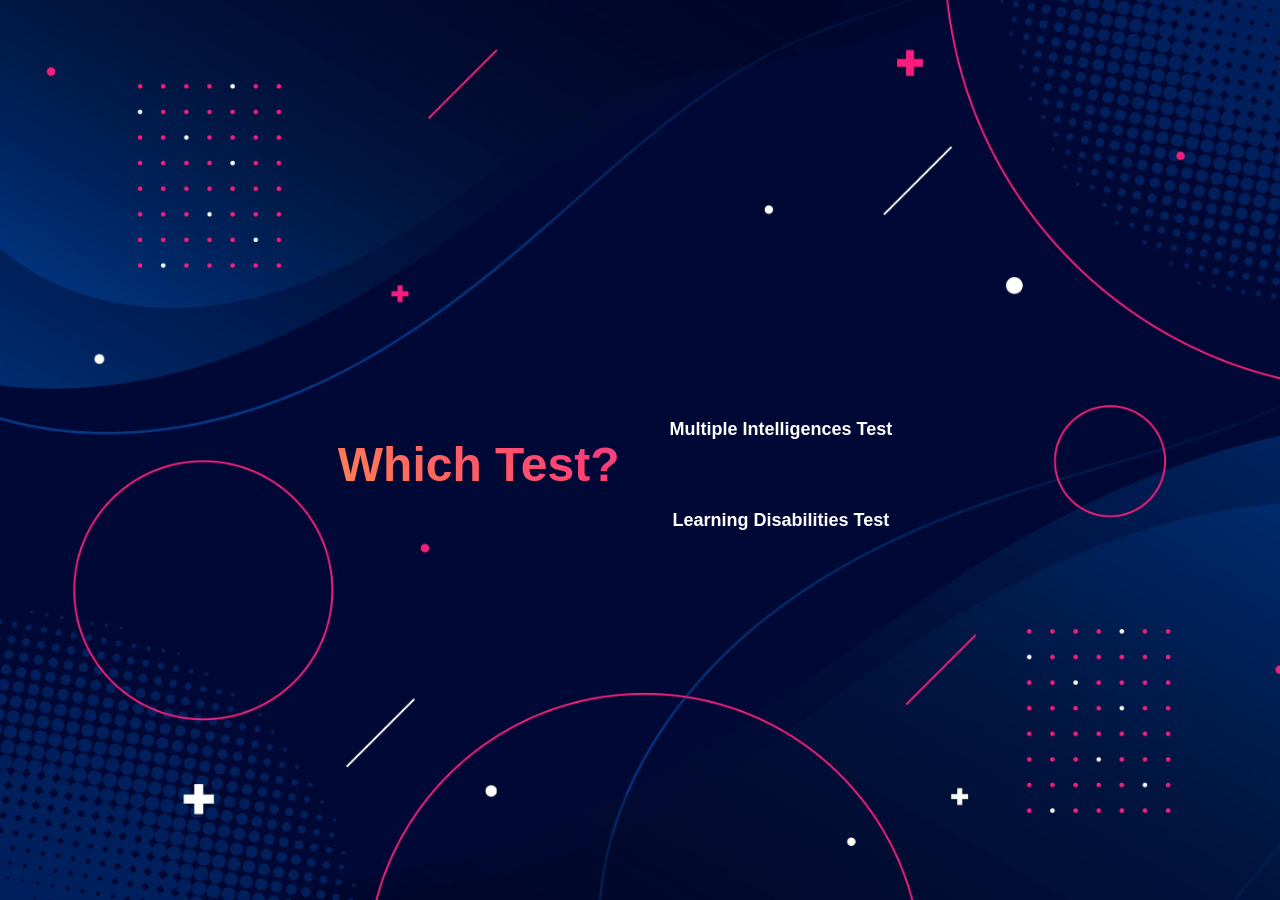
<file: dist/index.html>
<!DOCTYPE html>
<html lang="en">
<head>
  <meta charset="UTF-8">
  <title>Test</title>
  <style>
   body {
  background-image: url("grad.jpg");
  background-repeat: no-repeat;
  background-size: cover;
  font-family: 'Arial', sans-serif;
  display: flex;
  justify-content: center;
  align-items: center;
  height: 100vh;
  margin: 0;
}

#movingText {
  text-align: center;
  font-size: 48px;
  font-weight: bold;
  margin-top: 50px;
  background: linear-gradient(45deg, #FFA63D, #FF3D77, #338AFF, #3CF0C5);
  background-size: 400% 400%;
  -webkit-text-fill-color: transparent;
  -webkit-background-clip: text;
  animation: gradientAnimation 8s ease infinite;
}

h1 {
  text-align: center;
  margin-top: 50px;
  color: #333;
}

.container {
  display: flex;
  flex-direction: column;
  justify-content: center;
  align-items: center;
  margin-top: 50px;
}

.button {
  display: inline-block;
  position: relative;
  text-decoration: none;
  padding: 15px 30px;
  margin: 20px;
  font-size: 18px;
  font-weight: bold;
  color: #fff;
  border-radius: 50px;
  transition: background-color 0.3s ease;
  overflow: hidden;
  z-index: 1;
}

.button:before,
.button:after {
  content: "";
  position: absolute;
  width: 100%;
  height: 100%;
  top: 0;
  left: 0;
  background-color: var(--color);
  z-index: -1;
  transition: transform 0.3s ease;
}

.button:before {
  transform: translateX(-100%);
}

.button:after {
  transform: translateX(100%);
}

.button:hover:before,
.button:hover:after {
  transform: translateX(0);
}
  </style>
</head>
<body>
  <center>
    <h1><span id="movingText">Which Test?</span></h1>
  </center>
  <div class="container">
    <a class="button" href="../mltest/testuser.html" style="--color:#1e9bff;">
      <span></span>
      <span></span>
      <span></span>
      <span></span>
      Multiple Intelligences Test
    </a>
    <a class="button" href="../ldtest/testuserld.html" style="--color: #ff1867;">
      <span></span>
      <span></span>
      <span></span>
      <span></span>
      Learning Disabilities Test
    
    </a>
  </div>
</body>
</html>
</file>
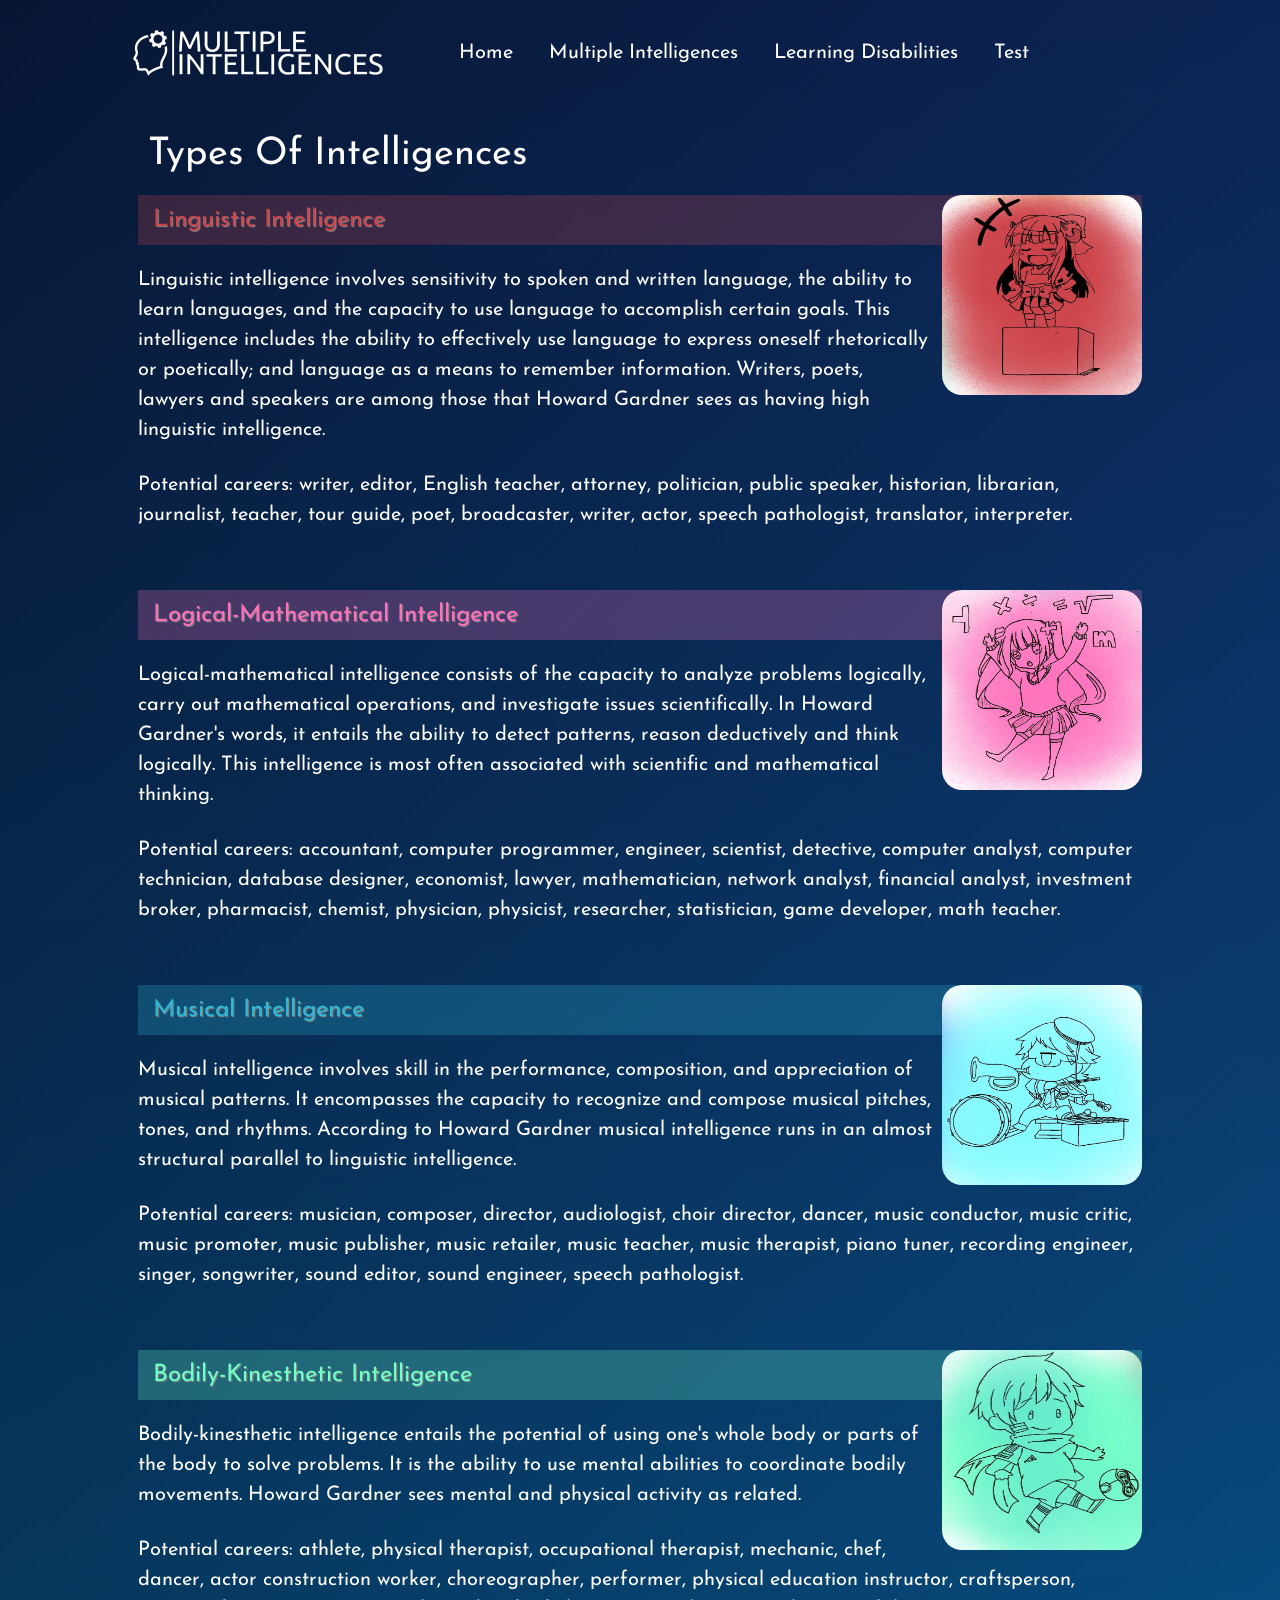
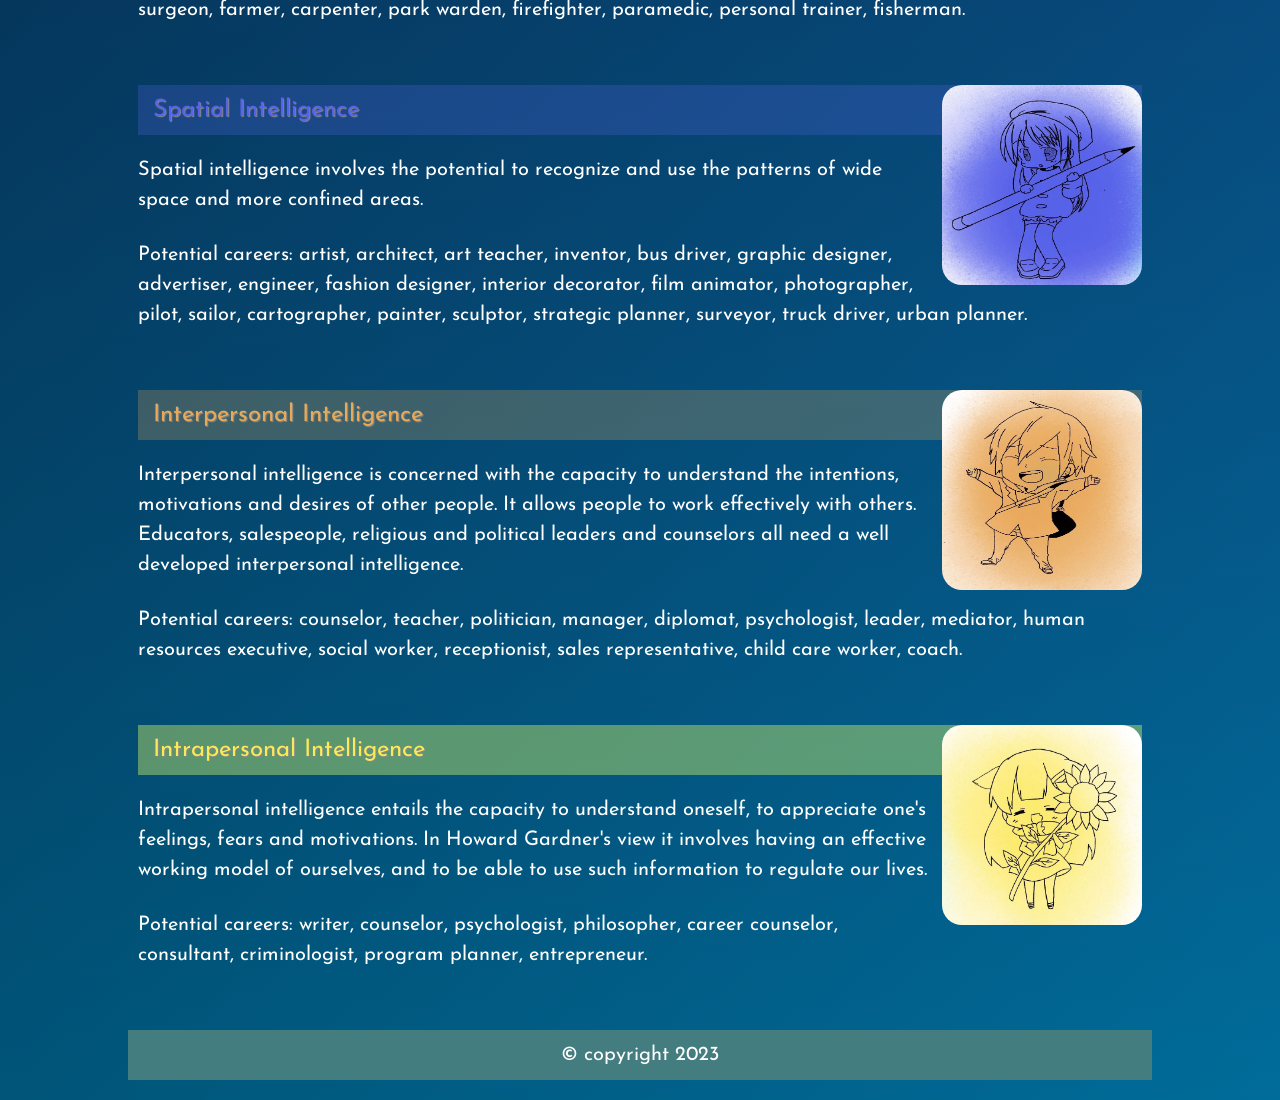
<file: domi/iqtypes.html>
<!DOCTYPE html>
<html lang="en">
<head>
  <meta charset="UTF-8">
  <title>Multiple Intelligences Explained</title>
  <link rel="stylesheet" type="text/css" href="css/reset.css">
  <link rel="stylesheet" type="text/css" href="css/style.css">
  <script src="type.js"></script>
  <style>
    @import url('https://fonts.googleapis.com/css?family=Josefin+Sans:400,600');
  </style>
</head>
<body>
  <header>
    <nav>
        <img src="./img/multiple_logo.png">
        <div class="nav-right">
            <div class="nav-links">
                <a href="../index.html" class="active">Home</a>
                <a href="./iqtypes.html">Multiple Intelligences</a>
                <a href="./ld.html">Learning Disabilities</a>
                <a href="../testuser.html">Test</a>
           
            </div>
    </nav>
</header>
<h1>Types Of Intelligences</h1>
  <section class="iqtypes">
    <div id="linguist">
      <img src="../img/linguist.jpg" alt="linguist">
      <h3>Linguistic intelligence</h3>
      <p>Linguistic intelligence involves sensitivity to spoken and written language, the ability to learn languages, and the capacity to use language to accomplish certain goals. This intelligence includes the ability to effectively use language to express oneself rhetorically or poetically; and language as a means to remember information. Writers, poets, lawyers and speakers are among those that Howard Gardner sees as having high linguistic intelligence.</p>
      <p>Potential careers: writer, editor, English teacher, attorney, politician, public speaker, historian, librarian, journalist, teacher, tour guide, poet, broadcaster, writer, actor, speech pathologist, translator, interpreter.</p>
      <br>
    </div>

    <div id="logic">
      <img src="../img/logic.jpg" alt="logic">
      <h3>Logical-mathematical intelligence</h3>
      <p>Logical-mathematical intelligence consists of the capacity to analyze problems logically, carry out mathematical operations, and investigate issues scientifically. In Howard Gardner's words, it entails the ability to detect patterns, reason deductively and think logically. This intelligence is most often associated with scientific and mathematical thinking.</p>
      <p>Potential careers: accountant, computer programmer, engineer, scientist, detective, computer analyst, computer technician, database designer, economist, lawyer, mathematician, network analyst, financial analyst, investment broker, pharmacist, chemist, physician, physicist, researcher, statistician, game developer, math teacher.</p>
      <br>
    </div>

    <div id="music">
      <img src="../img/musical.jpg" alt="music">
      <h3>Musical intelligence</h3>
      <p>Musical intelligence involves skill in the performance, composition, and appreciation of musical patterns. It encompasses the capacity to recognize and compose musical pitches, tones, and rhythms. According to Howard Gardner musical intelligence runs in an almost structural parallel to linguistic intelligence.</p>
      <p>Potential careers: musician, composer, director, audiologist, choir director, dancer, music conductor, music critic, music promoter, music publisher, music retailer, music teacher, music therapist, piano tuner, recording engineer, singer, songwriter, sound editor, sound engineer, speech pathologist.</p>
      <br>
    </div>

    <div id="bodily">
      <img src="../img/bodily.jpg" alt="bodily">
      <h3>Bodily-kinesthetic intelligence</h3>
      <p>Bodily-kinesthetic intelligence entails the potential of using one's whole body or parts of the body to solve problems. It is the ability to use mental abilities to coordinate bodily movements. Howard Gardner sees mental and physical activity as related.</p>
      <p>Potential careers: athlete, physical therapist, occupational therapist, mechanic, chef, dancer, actor construction worker, choreographer, performer, physical education instructor, craftsperson, surgeon, farmer, carpenter, park warden, firefighter, paramedic, personal trainer, fisherman.</p>
      <br>
    </div>

    <div id="spatial">
      <img src="../img/spatial.jpg" alt="spatial">
      <h3>Spatial intelligence</h3>
      <p>Spatial intelligence involves the potential to recognize and use the patterns of wide space and more confined areas.</p>
      <p>Potential careers: artist, architect, art teacher, inventor, bus driver, graphic designer, advertiser, engineer, fashion designer, interior decorator, film animator, photographer, pilot, sailor, cartographer, painter, sculptor, strategic planner, surveyor, truck driver, urban planner.</p>
      <br>
    </div>

    <div id="inter">
      <img src="../img/inter.jpg" alt="inter">
      <h3>Interpersonal intelligence</h3>
      <p>Interpersonal intelligence is concerned with the capacity to understand the intentions, motivations and desires of other people. It allows people to work effectively with others. Educators, salespeople, religious and political leaders and counselors all need a well developed interpersonal intelligence.</p>
      <p>Potential careers: counselor, teacher, politician, manager, diplomat, psychologist, leader, mediator, human resources executive, social worker, receptionist, sales representative, child care worker, coach.</p>
      <br>
    </div>

    <div id="intra">
      <img src="../img/intra.jpg" alt="intra">
      <h3>Intrapersonal intelligence</h3>
      <p>Intrapersonal intelligence entails the capacity to understand oneself, to appreciate one's feelings, fears and motivations. In Howard Gardner's view it involves having an effective working model of ourselves, and to be able to use such information to regulate our lives.</p>
      <p>Potential careers: writer, counselor, psychologist, philosopher, career counselor, consultant, criminologist, program planner, entrepreneur.</p>
      <br>
    </div>
  </section>

  <footer>
    <p>&copy; copyright 2023</p>
  </footer>
</body>
</html>
</file>
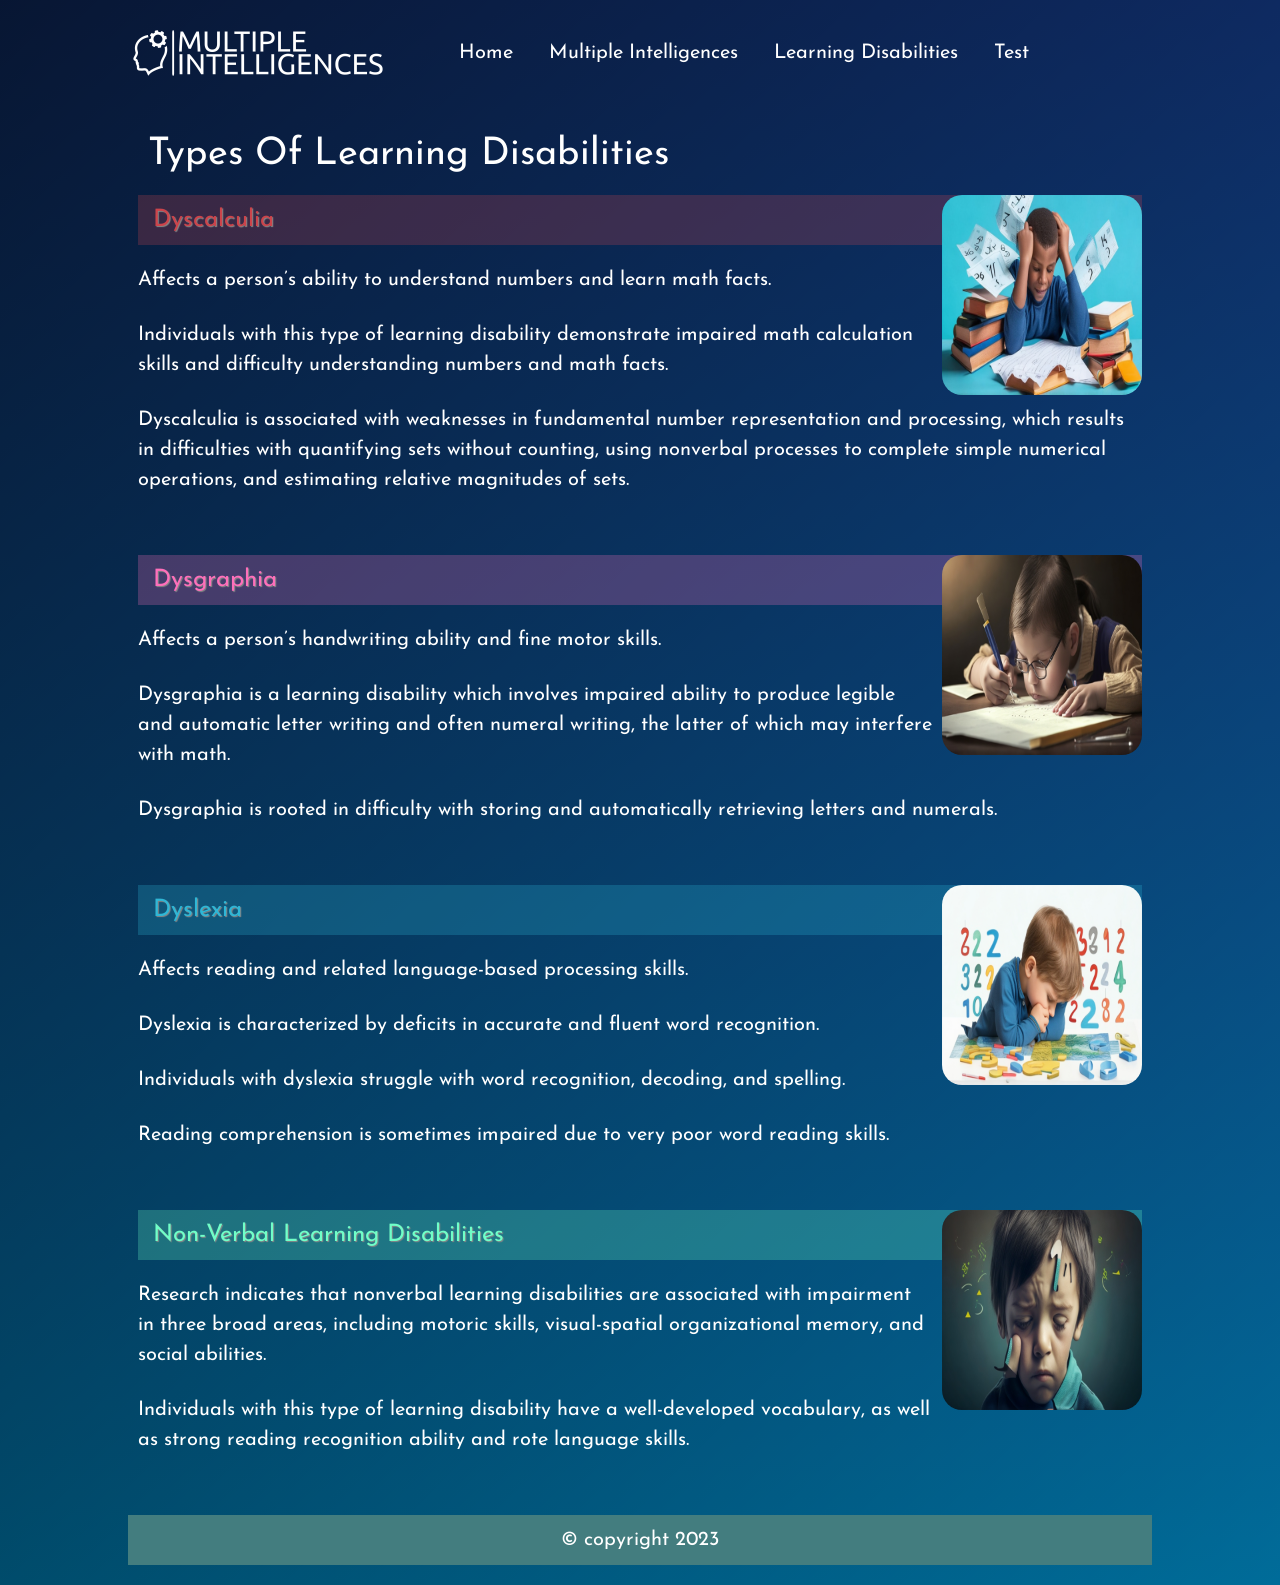
<file: domi/ld.html>
<!DOCTYPE html>
<html lang="en">
<head>
  <meta charset="UTF-8">
  <title>Learning Disabilities Explained</title>
  <link rel="stylesheet" type="text/css" href="css/reset.css">
  <link rel="stylesheet" type="text/css" href="css/style.css">
  <script src="type.js"></script>
  <style>
    @import url('https://fonts.googleapis.com/css?family=Josefin+Sans:400,600');
  </style>
</head>

<body>
  <header>
    <nav>
        <img src="./img/multiple_logo.png">
        <div class="nav-right">
            <div class="nav-links">
                <a href="../index.html" class="active">Home</a>
                <a href="./iqtypes.html">Multiple Intelligences</a>
                <a href="./ld.html">Learning Disabilities</a>
                <a href="../testuser.html">Test</a>
           
            </div>
    </nav>
</header>
<h1>Types Of Learning Disabilities</h1>
  <section class="iqtypes">
    <div id="linguist">
      <img src="../img/dyscalculia_1.png" alt="linguist">
      <h3>Dyscalculia</h3>
      <p>Affects a person’s ability to understand numbers and learn math facts.</p>
      <p>Individuals with this type of learning disability demonstrate impaired math calculation skills and difficulty understanding numbers and math facts.</p>
      <p>Dyscalculia is associated with weaknesses in fundamental number representation and processing, which results in difficulties with quantifying sets without counting, using nonverbal processes to complete simple numerical operations, and estimating relative magnitudes of sets.</p>
      <br>
    </div>

    <div id="logic">
      <img src="../img/dysgraphia_1.png" alt="logic">
      <h3>Dysgraphia</h3>
      <p>Affects a person’s handwriting ability and fine motor skills.</p>
      <p>Dysgraphia is a learning disability which involves impaired ability to produce legible and automatic letter writing and often numeral writing, the latter of which may interfere with math.</p>
      <p>
        Dysgraphia is rooted in difficulty with storing and automatically retrieving letters and numerals.
      </p>
      <br>
    </div>

    <div id="music">
      <img src="../img/dyslexia_1.png" alt="music">
      <h3>Dyslexia</h3>
      <p>Affects reading and related language-based processing skills.</p>
      <p>Dyslexia is characterized by deficits in accurate and fluent word recognition.</p>
      <p>
        Individuals with dyslexia struggle with word recognition, decoding, and spelling.
      </p>
      <p>
        Reading comprehension is sometimes impaired due to very poor word reading skills.
      </p>
      <br>
    </div>

    <div id="bodily">
      <img src="../img/non-verbal_1.png" alt="bodily">
      <h3>Non-Verbal Learning Disabilities</h3>
      <p>Research indicates that nonverbal learning disabilities are associated with impairment in three broad areas, including motoric skills, visual-spatial organizational memory, and social abilities.</p>
      <p>
        Individuals with this type of learning disability have a well-developed vocabulary, as well as strong reading recognition ability and rote language skills.
      </p>
      <br>
    </div>
    </div>
  </section>
  <footer>
    <p>&copy; copyright 2023</p>
  </footer>
</body>
</html>
</file>
<file: domi/css/style.css>
body {
  font-family: 'Josefin Sans', sans-serif;
  font-size: 20px;
  line-height: 1.5em;
  background-color: #437D7F;
  color: white;
  width: 80%;
  margin: 20px auto;
  background: linear-gradient(135deg, rgba(0, 0, 0, 0.8), rgba(0, 0, 0, 0.4)), linear-gradient(to bottom, #256EFF, #00B4FF);
  background-size: cover;
}

body{
  transition: opacity 1s ease-in-out;
  opacity: 0;
}


header {
  height: 100px;
  align-items: center;
}

h1 {
  font-size: 38px;
  color: white;
  padding: 20px;
  margin: 0;
}
header nav{
  padding: 10px 40px 20px 5px;
  display: grid;
  grid-template-columns: 1fr 2fr;
  align-items: center;

}

header nav .nav-right{
  display: flex;
  align-items: center;
  justify-content: space-between;
}

header nav .nav-right a{
  text-decoration: none;
  color: white;
  margin-right: 30px;
  position: relative;
}

header nav .nav-right a:after{
  content: '';
  position: absolute;
  left: 0;
  bottom: -30px;
  width: 0;
  height: 2px;
  background: white;
  transition: width .3s ease-in-out;
}

header nav .nav-right a:hover:after {
  width: 100%;
}

/* main page */

#banner {
  width: 100%;
  margin: 0 auto;
  clear: both;
}
#banner-imgs img {
  clip-path: ellipse(45% 50% at 50% 50%);
  max-width: 32%;
}
#banner-imgs li {
  display: inline;
} 

.left {
  float: left;
  max-width: 40%;
}

#schools li a:hover {
  text-decoration: underline;
}

h2 {
  margin-top: 15px;
  font-size: 28px;
  color: white;
  text-shadow: 1px 1px 2px #888;
  margin-bottom: 8px;
}

p {
  margin-bottom: 25px;
}

.right {
  float: right;
  max-width: 50%;
}

#btn {
  font-size: 18px;
  text-align: center;
  text-transform: capitalize;
  border-radius: 3px;
  background: #CC444B ;
  color: #fff;
  padding: 5px 10px;
  transition: 350ms all;
  cursor: pointer;
  float: right;
  text-decoration: none;
  border: 1px solid black;
}

#btn:hover {
  background: #E8A959;
  color: #fff;
}

/* About us page layout */

.bios div{
  min-height:200px;
  margin: 50px auto;}

.bios h3{
  text-shadow: 1px 1px 1px #888;
  font-size: larger;
  text-transform: capitalize;
  margin-bottom: 20px;
  line-height: 50px;
  padding-left: 15px;
}

.bios img{
  max-width: 180px;
}

#about-head {
  text-shadow: 1px 1px 1px #888;
  text-transform: capitalize;
  text-align: center;
  margin-bottom: 20px;
  line-height: 50px;
  padding-left: 15px;
}

.bios img {
  float: left;
  margin-right: 10px;
  border-radius: 10%;
}

/* IQtypes page layout */

.iqtypes {
  margin: 5px;
}
.iqtypes div {
  min-height:200px;
  margin: 5px;
}

.iqtypes h3 {
  text-shadow: 1px 1px 1px #888;
  font-size: larger;
  text-transform: capitalize;
  margin-bottom: 20px;
  line-height: 50px;
  padding-left: 15px;
}

.iqtypes img {
  float: right;
  margin-left: 10px;
  border-radius: 10%;
  width: 200px;
  height: 200px;
}

/* label colors */

#linguist h3 {
  color:#CC444B;
  background-color: rgba(204, 68, 75, 0.25);
}

#logic h3 {
  color:#FF6FBB;
  background-color: rgba(255, 111, 188, 0.25);
}

#aileen h3, #music h3 {
  color:#2FB7D6;
  background-color: rgba(47, 183, 214, 0.25);
}

#bodily h3 {
  color: #70FFC8;
  background-color: rgba(112, 255, 200, 0.25);
}

#brandyn h3, #spatial h3 {
  color:#5963E8;
  background-color: rgba(89, 99, 232, 0.25);
}

#adrienne h3, #intra h3 {
  color:#FCE958;
  background-color: rgba(224, 255, 98, 0.4);
}

#haley h3, #inter h3 {
  color:#e8a959;
  background-color: rgba(232, 170, 89, 0.25);
}

.musicly {
  color: #2FB7D6;
  text-shadow: 1px 1px 2px #888;
  text-transform: uppercase;
}

.interly {
  color:#e8a959;
  text-shadow: 1px 1px 2px #888;
  text-transform: uppercase;
}

.intraly {
  color:#FCE958;
  text-shadow: 1px 1px 2px #888;
  text-transform: uppercase;
}

.spatially {
  color:#5963E8;
  text-shadow: 1px 1px 2px #888;
  text-transform: uppercase;
}

/* Survey page and about us page intro */

.intro {
  width: 500px;
  line-height: 30px;
  margin: 0px auto;
}

/* footer */

footer {
  clear: both;
  text-align: center;
  background-color: #437D7F;
  color: #FFFFFF;
  padding: 10px;
}

footer p {
  margin: 0; /* Remove default margin */
}

@keyframes fadeInUp {
  from {
    opacity: 0;
    transform: translateY(20px);
  }
  to {
    opacity: 1;
    transform: translateY(0);
  }
}

/* Apply the animation to elements */
.animate-on-scroll {
  opacity: 0;
  animation: fadeInUp 1s ease-in-out forwards;
}
</file>
